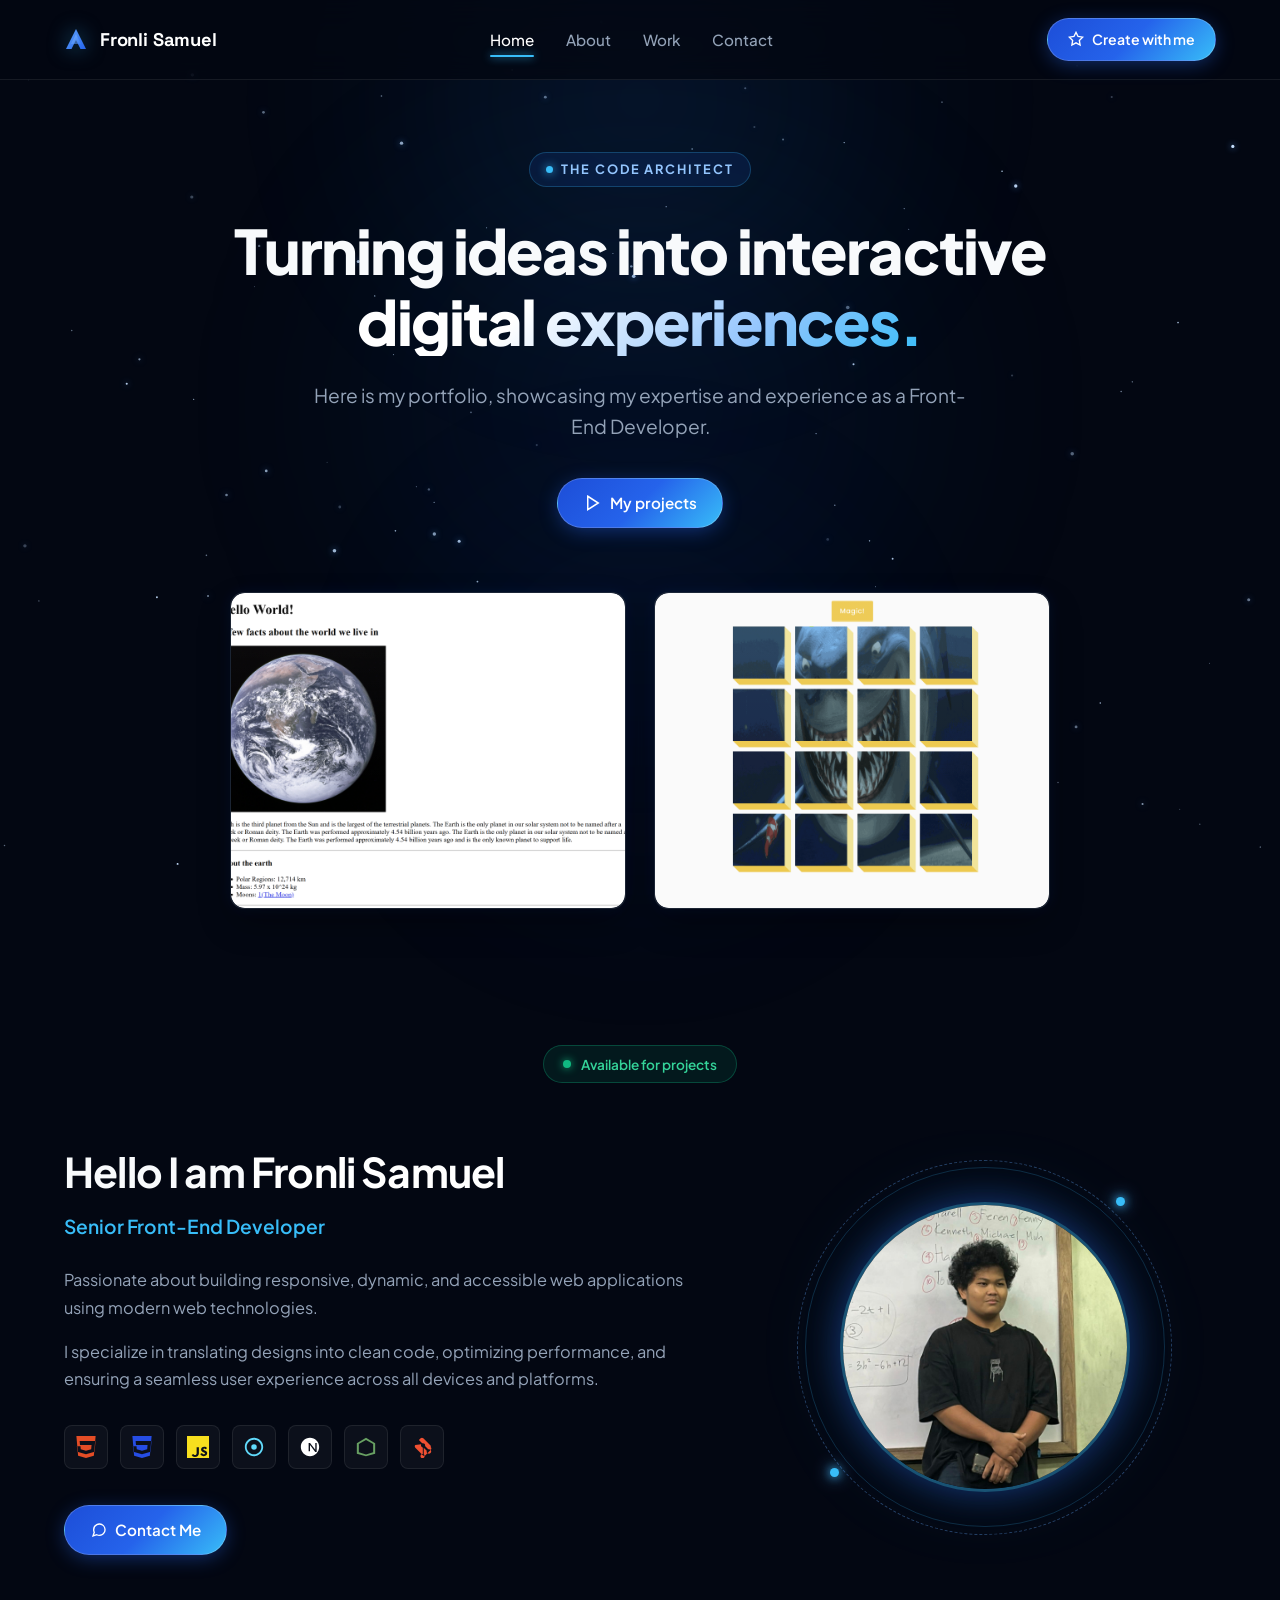
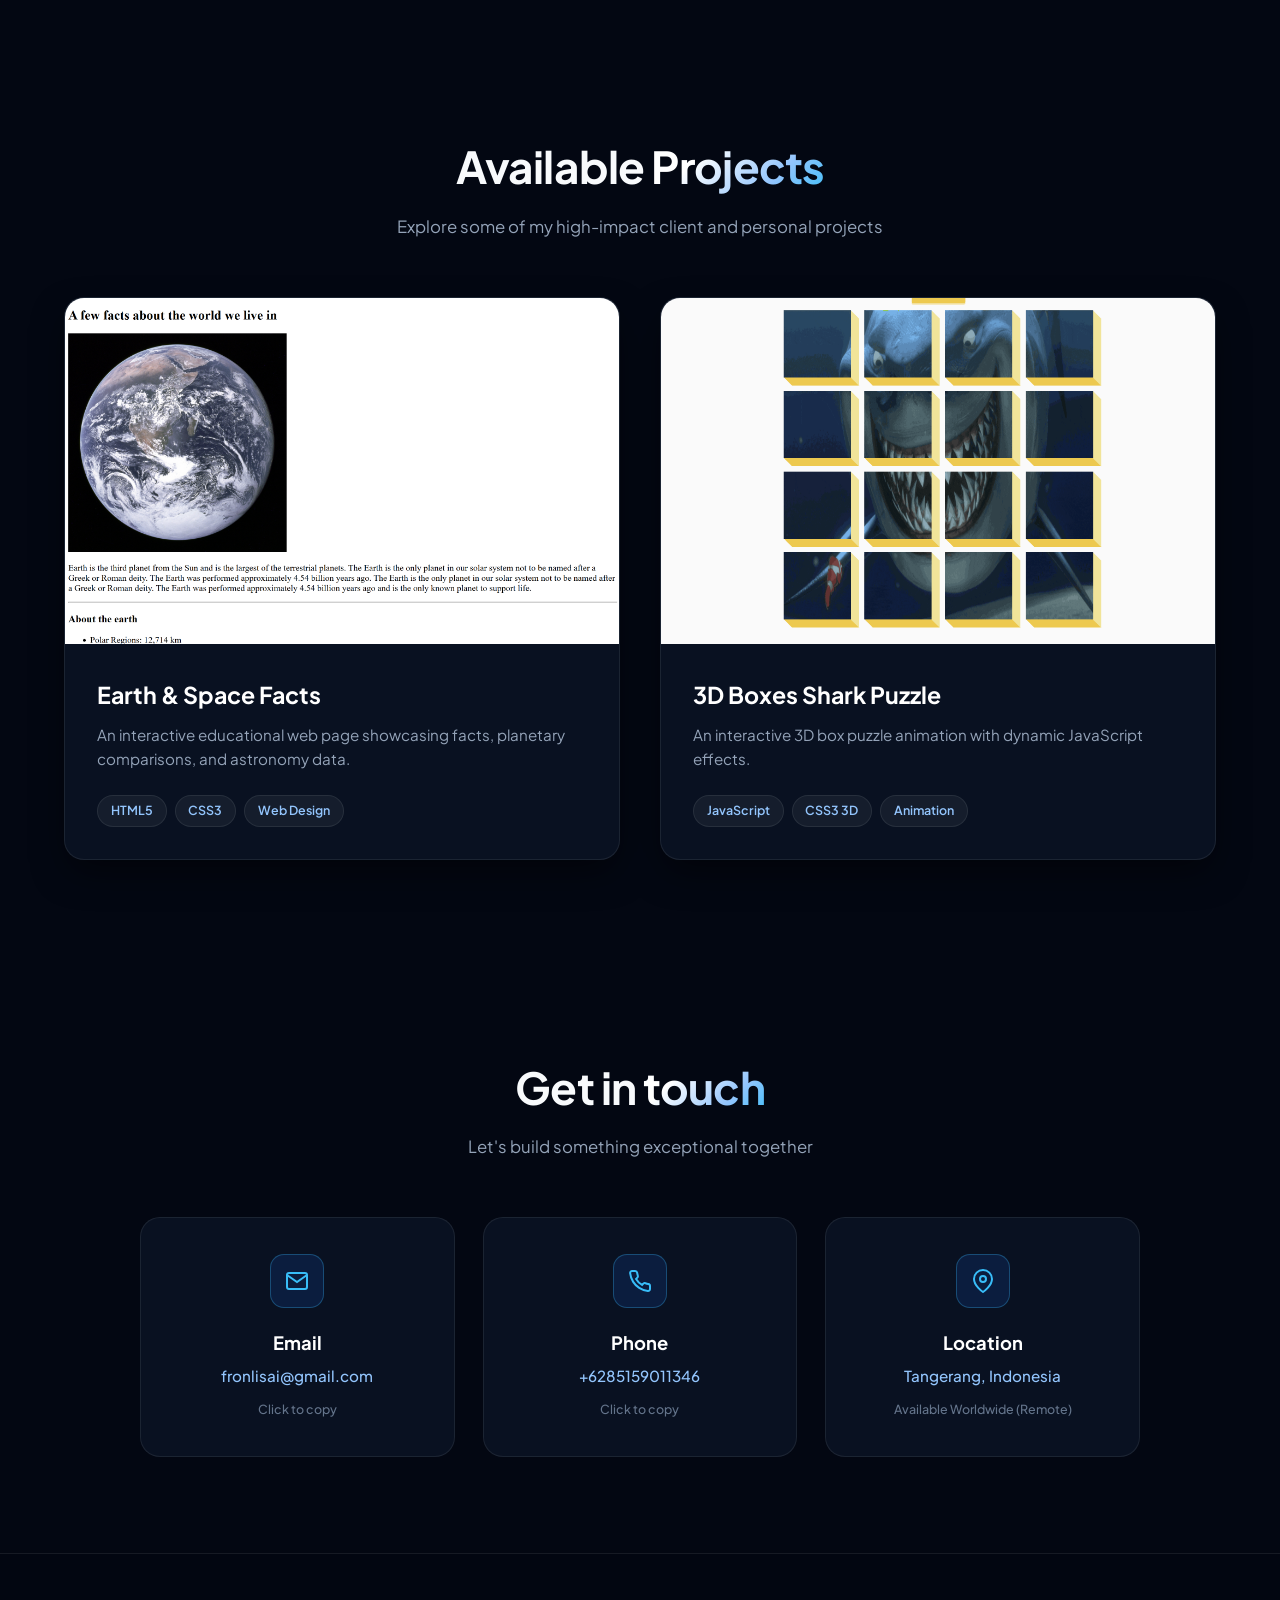
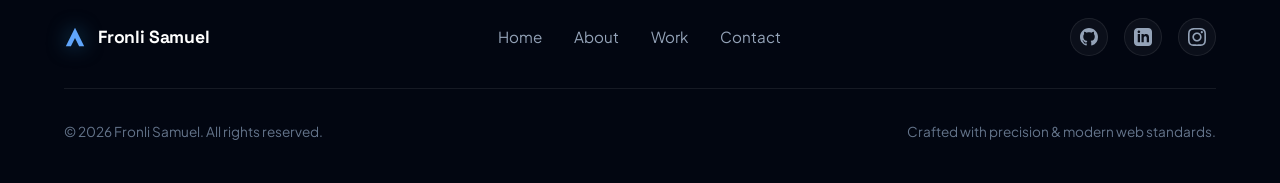
<file: index.html>
<!DOCTYPE html>
<html lang="en">
<head>
  <meta charset="UTF-8">
  <meta name="viewport" content="width=device-width, initial-scale=1.0">
  <title>Fronli Samuel | Senior Front-End Developer Portfolio</title>
  <meta name="description" content="Portfolio of Fronli Samuel, a Senior Front-End Developer crafting modern, high-performance, and interactive digital web experiences.">
  
  <link rel="preconnect" href="https://fonts.googleapis.com">
  <link rel="preconnect" href="https://fonts.gstatic.com" crossorigin>
  <link href="https://fonts.googleapis.com/css2?family=Plus+Jakarta+Sans:wght@300;400;500;600;700;800&family=Space+Grotesk:wght@500;700&display=swap" rel="stylesheet">
  
  <link rel="stylesheet" href="style.css">
</head>
<body>

  <canvas id="stars-canvas" class="stars-canvas"></canvas>
  <div class="ambient-glow glow-top"></div>
  <div class="ambient-glow glow-middle"></div>
  <div class="ambient-glow glow-bottom"></div>

  <header class="navbar-wrapper">
    <nav class="navbar" id="navbar">
      <a href="#home" class="nav-brand">
        <span class="brand-icon">
          <svg width="24" height="24" viewBox="0 0 24 24" fill="none" xmlns="http://www.w3.org/2000/svg">
            <path d="M12 2L2 22H7.5L12 13L16.5 22H22L12 2Z" fill="url(#brandGrad)" />
            <path d="M12 7L7 17H17L12 7Z" fill="url(#brandGrad2)" opacity="0.6"/>
            <defs>
              <linearGradient id="brandGrad" x1="2" y1="2" x2="22" y2="22" gradientUnits="userSpaceOnUse">
                <stop stop-color="#60A5FA"/>
                <stop offset="1" stop-color="#2563EB"/>
              </linearGradient>
              <linearGradient id="brandGrad2" x1="7" y1="7" x2="17" y2="17" gradientUnits="userSpaceOnUse">
                <stop stop-color="#93C5FD"/>
                <stop offset="1" stop-color="#3B82F6"/>
              </linearGradient>
            </defs>
          </svg>
        </span>
        <span class="brand-name">Fronli Samuel</span>
      </a>

      <ul class="nav-links">
        <li><a href="#home" class="nav-link active">Home</a></li>
        <li><a href="#about" class="nav-link">About</a></li>
        <li><a href="#works" class="nav-link">Work</a></li>
        <li><a href="#contact" class="nav-link">Contact</a></li>
      </ul>

      <div class="nav-cta-wrapper">
        <a href="#contact" class="btn btn-primary btn-pill nav-btn">
          <svg class="btn-icon" width="16" height="16" viewBox="0 0 24 24" fill="none" stroke="currentColor" stroke-width="2">
            <path d="M12 2L15.09 8.26L22 9.27L17 14.14L18.18 21.02L12 17.77L5.82 21.02L7 14.14L2 9.27L8.91 8.26L12 2Z"></path>
          </svg>
          <span>Create with me</span>
        </a>
      </div>

      <button class="mobile-menu-btn" id="mobile-toggle" aria-label="Toggle navigation menu">
        <span class="bar"></span>
        <span class="bar"></span>
        <span class="bar"></span>
      </button>
    </nav>

    <div class="mobile-drawer" id="mobile-drawer">
      <ul class="mobile-nav-links">
        <li><a href="#home" class="mobile-link">Home</a></li>
        <li><a href="#about" class="mobile-link">About</a></li>
        <li><a href="#works" class="mobile-link">Work</a></li>
        <li><a href="#contact" class="mobile-link">Contact</a></li>
      </ul>
      <div class="mobile-drawer-cta">
        <a href="#contact" class="btn btn-primary btn-pill full-width">
          <svg class="btn-icon" width="16" height="16" viewBox="0 0 24 24" fill="none" stroke="currentColor" stroke-width="2">
            <path d="M12 2L15.09 8.26L22 9.27L17 14.14L18.18 21.02L12 17.77L5.82 21.02L7 14.14L2 9.27L8.91 8.26L12 2Z"></path>
          </svg>
          <span>Create with me</span>
        </a>
      </div>
    </div>
  </header>

  <section class="hero-section" id="home">
    <div class="container hero-container">
      
      <div class="hero-badge">
        <span class="badge-dot"></span>
        <span class="badge-text">THE CODE ARCHITECT</span>
      </div>

      <h1 class="hero-title">
        Turning ideas into interactive <br>
        <span class="text-gradient">digital experiences.</span>
      </h1>

      <p class="hero-subtitle">
        Here is my portfolio, showcasing my expertise and experience as a Front-End Developer.
      </p>
      <div class="hero-actions">
        <a href="#works" class="btn btn-primary btn-pill">
          <svg class="btn-icon" width="18" height="18" viewBox="0 0 24 24" fill="none" stroke="currentColor" stroke-width="2">
            <polygon points="5 3 19 12 5 21 5 3"></polygon>
          </svg>
          <span>My projects</span>
        </a>
      </div>

      <div class="hero-cards-wrapper">
        <div class="hero-cards-grid">
          <div class="hero-card" data-tilt>
            <div class="card-inner">
              <img src="assets/project_1.png" alt="Earth Project Preview" loading="lazy">
              <div class="card-glass-glow"></div>
            </div>
          </div>
          <div class="hero-card" data-tilt>
            <div class="card-inner">
              <img src="assets/project_2.png" alt="Shark Puzzle Project Preview" loading="lazy">
              <div class="card-glass-glow"></div>
            </div>
          </div>
        </div>
      </div>

    </div>
  </section>

  <section class="about-section" id="about">
    <div class="container">
      
      <div class="section-center-badge">
        <div class="status-pill">
          <span class="status-indicator"></span>
          <span>Available for projects</span>
        </div>
      </div>

      <div class="about-grid">
        <div class="about-content">
          <h2 class="about-title">Hello I am <span class="text-white">Fronli Samuel</span></h2>
          <h3 class="about-role">Senior Front-End Developer</h3>

          <div class="about-description">
            <p>
              Passionate about building responsive, dynamic, and accessible web applications using modern web technologies.
            </p>
            <p>
              I specialize in translating designs into clean code, optimizing performance, and ensuring a seamless user experience across all devices and platforms.
            </p>
          </div>

          <div class="tech-stack-row">
            <div class="tech-badge" title="HTML5">
              <svg width="22" height="22" viewBox="0 0 24 24" fill="#E44D26">
                <path d="M1.5 0h21l-1.91 21.563L11.97 24l-8.58-2.437L1.5 0zm17.43 5.48H5.07l.38 4.29h12.63l-.42 4.7-5.69 1.58-5.69-1.58-.29-3.23H2.03l.53 6.02 9.41 2.61 9.41-2.61.99-11.78z"/>
              </svg>
            </div>
            <div class="tech-badge" title="CSS3">
              <svg width="22" height="22" viewBox="0 0 24 24" fill="#264DE4">
                <path d="M1.5 0h21l-1.91 21.563L11.97 24l-8.58-2.437L1.5 0zm17.43 5.48H5.07l.38 4.29h12.63l-.42 4.7-5.69 1.58-5.69-1.58-.29-3.23H2.03l.53 6.02 9.41 2.61 9.41-2.61.99-11.78z"/>
              </svg>
            </div>
            <div class="tech-badge" title="JavaScript">
              <svg width="22" height="22" viewBox="0 0 24 24" fill="#F7DF1E">
                <path d="M0 0h24v24H0V0zm22.034 18.276c-.175-1.017-.835-1.879-2.585-2.585l-.621-.252c-.777-.31-.971-.563-.971-.971 0-.447.33-.777.932-.777.621 0 .971.272 1.282.816l1.825-1.126c-.66-1.165-1.631-1.631-3.107-1.631-2.097 0-3.417 1.282-3.417 3.01 0 1.417.854 2.291 2.447 2.951l.621.252c.913.388 1.165.699 1.165 1.184 0 .524-.466.893-1.204.893-1.029 0-1.553-.524-2.02-1.398l-1.883 1.087c.757 1.553 1.961 2.272 3.903 2.272 2.291 0 3.65-1.282 3.65-3.37zm-9.049-5.903H10.5v6.524c0 1.379-.699 1.942-1.845 1.942-.874 0-1.456-.447-1.786-1.087l-1.806 1.107c.718 1.456 1.845 2.078 3.592 2.078 2.505 0 4.32-1.359 4.32-4.039V12.373z"/>
              </svg>
            </div>
            <div class="tech-badge" title="React">
              <svg width="22" height="22" viewBox="0 0 24 24" fill="#61DAFB">
                <path d="M12 9a3 3 0 100 6 3 3 0 000-6zm0-7C6.477 2 2 6.477 2 12s4.477 10 10 10 10-4.477 10-10S17.523 2 12 2zm0 18c-4.411 0-8-3.589-8-8s3.589-8 8-8 8 3.589 8 8-3.589 8-8 8z"/>
              </svg>
            </div>
            <div class="tech-badge" title="Next.js">
              <svg width="22" height="22" viewBox="0 0 24 24" fill="#ffffff">
                <path d="M11.99 2C6.472 2 2 6.473 2 11.99c0 5.518 4.472 9.99 9.99 9.99 5.519 0 9.99-4.472 9.99-9.99C21.98 6.473 17.509 2 11.99 2zm5.72 15.34l-5.69-7.39v6.55H10.5V7.52h1.56l5.7 7.42V7.52h1.52v9.82h-.57z"/>
              </svg>
            </div>
            <div class="tech-badge" title="Node.js">
              <svg width="22" height="22" viewBox="0 0 24 24" fill="#68A063">
                <path d="M12 2l10 5.8v11.6L12 22 2 19.4V7.8L12 2zm0 2.3L4.2 8.7v8.9L12 20.3l7.8-2.7V8.7L12 4.3z"/>
              </svg>
            </div>
            <div class="tech-badge" title="Git">
              <svg width="22" height="22" viewBox="0 0 24 24" fill="#F05032">
                <path d="M21.6 10.6l-8.2-8.2c-.8-.8-2.1-.8-2.9 0L8.6 4.3l3.6 3.6c.9-.3 1.9 0 2.5.6.7.7.9 1.7.6 2.5l3.5 3.5c.9-.3 1.9 0 2.5.6 1 .9 1 2.5 0 3.5s-2.5 1-3.5 0c-.7-.7-.9-1.8-.6-2.6l-3.3-3.3v7.3c.3.2.6.5.7.9.6 1.1.2 2.5-.9 3.1-1.1.6-2.5.2-3.1-.9-.6-1.1-.2-2.5.9-3.1.4-.2.9-.3 1.4-.2v-7.3c-.5-.1-1-.4-1.4-.9-.7-.7-.8-1.8-.4-2.7L4.7 9.8c-.8.8-.8 2.1 0 2.9l8.2 8.2c.8.8 2.1.8 2.9 0l5.8-5.8c.8-.8.8-2.1 0-2.9z"/>
              </svg>
            </div>
          </div>

          <div class="about-action">
            <a href="#contact" class="btn btn-primary btn-pill">
              <svg class="btn-icon" width="16" height="16" viewBox="0 0 24 24" fill="none" stroke="currentColor" stroke-width="2">
                <path d="M21 11.5a8.38 8.38 0 0 1-.9 3.8 8.5 8.5 0 0 1-7.6 4.7 8.38 8.38 0 0 1-3.8-.9L3 21l1.9-5.7a8.38 8.38 0 0 1-.9-3.8 8.5 8.5 0 0 1 4.7-7.6 8.38 8.38 0 0 1 3.8-.9h.5a8.48 8.48 0 0 1 8 8v.5z"></path>
              </svg>
              <span>Contact Me</span>
            </a>
          </div>
        </div>

        <div class="about-visual">
          <div class="avatar-orbit-container">
            <div class="orbit-glow-back"></div>
            <div class="orbit-ring orbit-ring-outer"></div>
            <div class="orbit-ring orbit-ring-dashed"></div>
            <div class="orbit-dot dot-1"></div>
            <div class="orbit-dot dot-2"></div>
            <div class="avatar-frame">
              <img src="assets/fronli calc photo.jpg" alt="Fronli Samuel Portrait" class="avatar-img" loading="lazy">
            </div>
          </div>
        </div>
      </div>

    </div>
  </section>

  <section class="works-section" id="works">
    <div class="container">
      
      <div class="section-header text-center">
        <h2 class="section-title">Available <span class="text-gradient">Projects</span></h2>
        <p class="section-subtitle">Explore some of my high-impact client and personal projects</p>
      </div>

      <div class="works-grid">
        
        <div class="work-card">
          <div class="work-image-container">
            <img src="assets/project_1.png" alt="Earth Information Platform" loading="lazy">
            <div class="work-overlay">
              <a href="earth/earth.html" target="_blank" class="btn btn-primary btn-pill btn-sm">
                <span>View Details</span>
                <svg width="14" height="14" viewBox="0 0 24 24" fill="none" stroke="currentColor" stroke-width="2">
                  <line x1="5" y1="12" x2="19" y2="12"></line>
                  <polyline points="12 5 19 12 12 19"></polyline>
                </svg>
              </a>
            </div>
          </div>
          <div class="work-content">
            <h3 class="work-title">Earth & Space Facts</h3>
            <p class="work-desc">
              An interactive educational web page showcasing facts, planetary comparisons, and astronomy data.
            </p>
            <div class="work-tags">
              <span class="tag">HTML5</span>
              <span class="tag">CSS3</span>
              <span class="tag">Web Design</span>
            </div>
          </div>
        </div>

        <div class="work-card">
          <div class="work-image-container">
            <img src="assets/project_2.png" alt="3D Boxes Shark Puzzle" loading="lazy">
            <div class="work-overlay">
              <a href="hiu/index.html" target="_blank" class="btn btn-primary btn-pill btn-sm">
                <span>View Details</span>
                <svg width="14" height="14" viewBox="0 0 24 24" fill="none" stroke="currentColor" stroke-width="2">
                  <line x1="5" y1="12" x2="19" y2="12"></line>
                  <polyline points="12 5 19 12 12 19"></polyline>
                </svg>
              </a>
            </div>
          </div>
          <div class="work-content">
            <h3 class="work-title">3D Boxes Shark Puzzle</h3>
            <p class="work-desc">
              An interactive 3D box puzzle animation with dynamic JavaScript effects.
            </p>
            <div class="work-tags">
              <span class="tag">JavaScript</span>
              <span class="tag">CSS3 3D</span>
              <span class="tag">Animation</span>
            </div>
          </div>
        </div>

      </div>

    </div>
  </section>

  <section class="contact-section" id="contact">
    <div class="container">
      
      <div class="section-header text-center">
        <h2 class="section-title">Get in <span class="text-gradient">touch</span></h2>
        <p class="section-subtitle">Let's build something exceptional together</p>
      </div>

      <div class="contact-grid">
        
        <div class="contact-card" data-copy="alex.vance@example.com">
          <div class="contact-icon-frame">
            <svg width="24" height="24" viewBox="0 0 24 24" fill="none" stroke="currentColor" stroke-width="2">
              <rect x="2" y="4" width="20" height="16" rx="2"></rect>
              <path d="M22 6L12 13L2 6"></path>
            </svg>
          </div>
          <h4 class="contact-label">Email</h4>
          <p class="contact-value">fronlisai@gmail.com</p>
          <span class="contact-hint">Click to copy</span>
        </div>

        <div class="contact-card" data-copy="+62865159011346">
          <div class="contact-icon-frame">
            <svg width="24" height="24" viewBox="0 0 24 24" fill="none" stroke="currentColor" stroke-width="2">
              <path d="M22 16.92v3a2 2 0 0 1-2.18 2 19.79 19.79 0 0 1-8.63-3.07 19.5 19.5 0 0 1-6-6 19.79 19.79 0 0 1-3.07-8.67A2 2 0 0 1 4.11 2h3a2 2 0 0 1 2 1.72 12.84 12.84 0 0 0 .7 2.81 2 2 0 0 1-.45 2.11L8.09 9.91a16 16 0 0 0 6 6l1.27-1.27a2 2 0 0 1 2.11-.45 12.84 12.84 0 0 0 2.81.7A2 2 0 0 1 22 16.92z"></path>
            </svg>
          </div>
          <h4 class="contact-label">Phone</h4>
          <p class="contact-value">+6285159011346</p>
          <span class="contact-hint">Click to copy</span>
        </div>

        <div class="contact-card">
          <div class="contact-icon-frame">
            <svg width="24" height="24" viewBox="0 0 24 24" fill="none" stroke="currentColor" stroke-width="2">
              <path d="M21 10c0 7-9 13-9 13s-9-6-9-13a9 9 0 0 1 18 0z"></path>
              <circle cx="12" cy="10" r="3"></circle>
            </svg>
          </div>
          <h4 class="contact-label">Location</h4>
          <p class="contact-value">Tangerang, Indonesia</p>
          <span class="contact-hint">Available Worldwide (Remote)</span>
        </div>

      </div>

    </div>
  </section>

  <footer class="footer">
    <div class="container footer-container">
      
      <div class="footer-row">
        <a href="#home" class="nav-brand footer-brand">
          <span class="brand-icon">
            <svg width="22" height="22" viewBox="0 0 24 24" fill="none">
              <path d="M12 2L2 22H7.5L12 13L16.5 22H22L12 2Z" fill="#60A5FA" />
            </svg>
          </span>
          <span class="brand-name">Fronli Samuel</span>
        </a>

        <ul class="footer-links">
          <li><a href="#home">Home</a></li>
          <li><a href="#about">About</a></li>
          <li><a href="#works">Work</a></li>
          <li><a href="#contact">Contact</a></li>
        </ul>

        <div class="footer-socials">
          <a href="https://github.com/Fronli" target="_blank" rel="noopener noreferrer" class="social-icon" aria-label="GitHub">
            <svg width="18" height="18" viewBox="0 0 24 24" fill="currentColor">
              <path d="M12 0C5.37 0 0 5.37 0 12c0 5.31 3.435 9.795 8.205 11.385.6.105.825-.255.825-.57 0-.285-.015-1.23-.015-2.235-3.015.555-3.795-.735-4.035-1.41-.135-.345-.72-1.41-1.23-1.695-.42-.225-1.02-.78-.015-.795.945-.015 1.62.87 1.845 1.23 1.08 1.815 2.805 1.305 3.495.99.105-.78.42-1.305.765-1.605-2.67-.3-5.46-1.335-5.46-5.925 0-1.305.465-2.385 1.23-3.225-.12-.3-.54-1.53.12-3.18 0 0 1.005-.315 3.3 1.23.96-.27 1.98-.405 3-.405s2.04.135 3 .405c2.295-1.56 3.3-1.23 3.3-1.23.66 1.65.24 2.88.12 3.18.765.84 1.23 1.905 1.23 3.225 0 4.605-2.805 5.625-5.475 5.925.435.375.81 1.095.81 2.22 0 1.605-.015 2.895-.015 3.3 0 .315.225.69.825.57A12.02 12.02 0 0024 12c0-6.63-5.37-12-12-12z"/>
            </svg>
          </a>
          <a href="https://www.linkedin.com/in/fronli-imanuel-a98012332" target="_blank" rel="noopener noreferrer" class="social-icon" aria-label="LinkedIn">
            <svg width="18" height="18" viewBox="0 0 24 24" fill="currentColor">
              <path d="M19 0h-14c-2.761 0-5 2.239-5 5v14c0 2.761 2.239 5 5 5h14c2.762 0 5-2.239 5-5v-14c0-2.761-2.238-5-5-5zm-11 19h-3v-11h3v11zm-1.5-12.268c-.966 0-1.75-.79-1.75-1.764s.784-1.764 1.75-1.764 1.75.79 1.75 1.764-.783 1.764-1.75 1.764zm13.5 12.268h-3v-5.604c0-3.368-4-3.113-4 0v5.604h-3v-11h3v1.765c1.396-2.586 7-2.777 7 2.476v6.759z"/>
            </svg>
          </a>
          <a href="https://www.instagram.com/fronli_/" target="_blank" rel="noopener noreferrer" class="social-icon" aria-label="Instagram">
            <svg width="18" height="18" viewBox="0 0 24 24" fill="currentColor">
              <path d="M12 2.163c3.204 0 3.584.012 4.85.07 3.252.148 4.771 1.691 4.919 4.919.058 1.265.069 1.645.069 4.849 0 3.205-.012 3.584-.069 4.849-.149 3.225-1.664 4.771-4.919 4.919-1.266.058-1.644.07-4.85.07-3.204 0-3.584-.012-4.849-.07-3.26-.149-4.771-1.699-4.919-4.92-.058-1.265-.07-1.644-.07-4.849 0-3.204.013-3.583.07-4.849.149-3.227 1.664-4.771 4.919-4.919 1.266-.057 1.645-.069 4.849-.069zm0-2.163c-3.259 0-3.667.014-4.947.072-4.358.2-6.78 2.618-6.98 6.98-.059 1.281-.073 1.689-.073 4.948 0 3.259.014 3.668.072 4.948.2 4.358 2.618 6.78 6.98 6.98 1.281.058 1.689.072 4.948.072 3.259 0 3.668-.014 4.948-.072 4.354-.2 6.782-2.618 6.979-6.98.059-1.28.073-1.689.073-4.948 0-3.259-.014-3.667-.072-4.947-.196-4.354-2.617-6.78-6.979-6.98-1.281-.059-1.69-.073-4.949-.073zm0 5.838c-3.403 0-6.162 2.759-6.162 6.162s2.759 6.163 6.162 6.163 6.162-2.759 6.162-6.163c0-3.403-2.759-6.162-6.162-6.162zm0 10.162c-2.209 0-4-1.79-4-4 0-2.209 1.791-4 4-4s4 1.791 4 4c0 2.21-1.791 4-4 4zm6.406-11.845c-.796 0-1.441.645-1.441 1.44s.645 1.44 1.441 1.44c.795 0 1.439-.645 1.439-1.44s-.644-1.44-1.439-1.44z"/>
            </svg>
          </a>
        </div>
      </div>

      <div class="footer-divider"></div>

      <div class="footer-bottom">
        <p class="copyright">© 2026 Fronli Samuel. All rights reserved.</p>
        <p class="credit">Crafted with precision & modern web standards.</p>
      </div>

    </div>
  </footer>

  <div class="toast-notification" id="toast">
    <svg width="16" height="16" viewBox="0 0 24 24" fill="none" stroke="currentColor" stroke-width="2">
      <path d="M20 6L9 17L4 12"></path>
    </svg>
    <span id="toast-text">Copied to clipboard!</span>
  </div>

  <script src="main.js"></script>
</body>
</html>
</file>
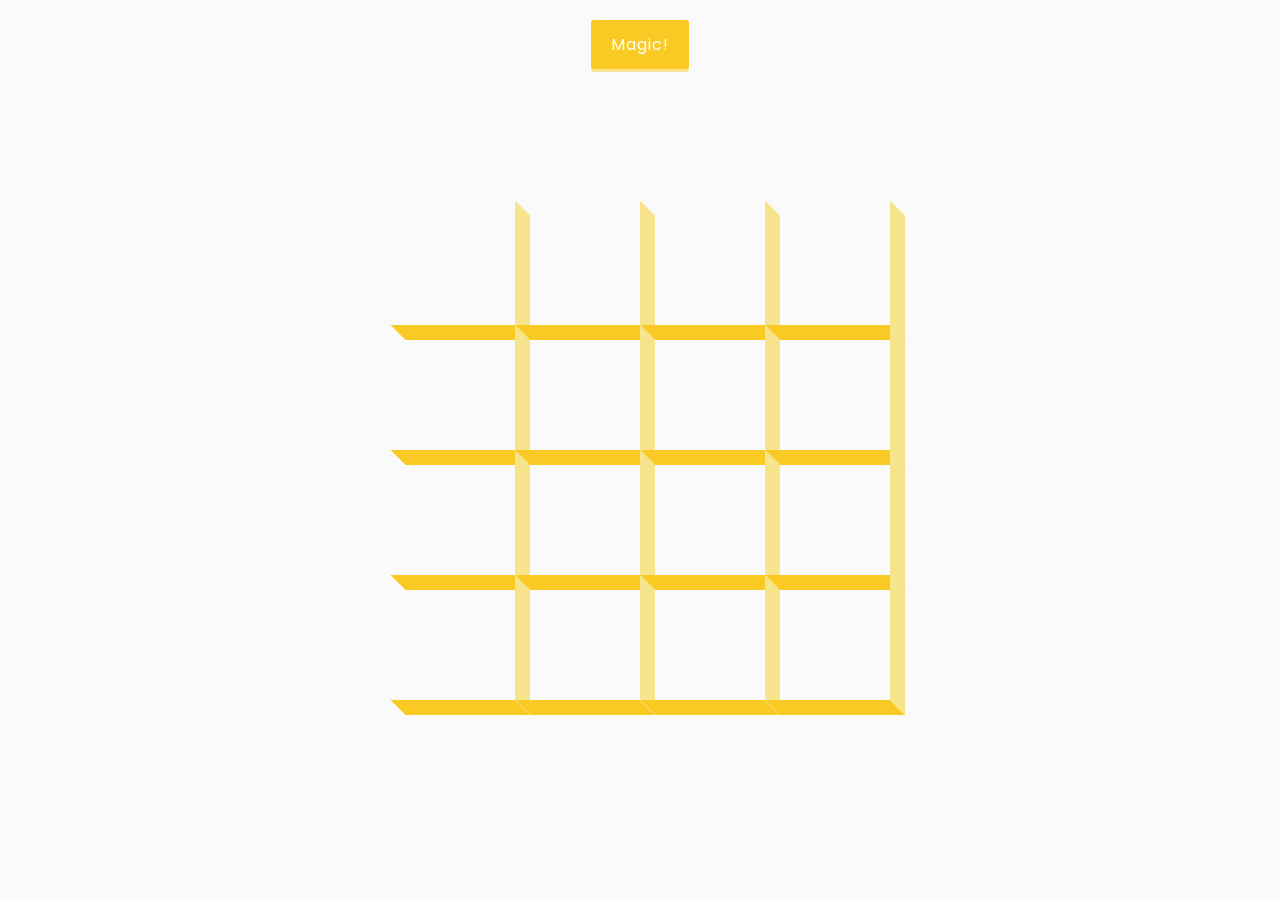
<file: hiu/index.html>
<!DOCTYPE html>
<html lang="en">
  <head>
    <meta charset="UTF-8" />
    <meta name="viewport" content="width=device-width, initial-scale=1.0" />
    <link
      rel="stylesheet"
      href="https://cdnjs.cloudflare.com/ajax/libs/font-awesome/5.14.0/css/all.min.css"
      integrity="sha512-1PKOgIY59xJ8Co8+NE6FZ+LOAZKjy+KY8iq0G4B3CyeY6wYHN3yt9PW0XpSriVlkMXe40PTKnXrLnZ9+fkDaog=="
      crossorigin="anonymous"
    />
    <link rel="stylesheet" href="style.css" />
    <title>3D Boxes Background</title>
  </head>
  <body>
    <button id="btn" class="magic">Magic!</button>
    <div id="boxes" class="boxes"></div>
    <script src="script.js"></script>
  </body>
</html>
</file>
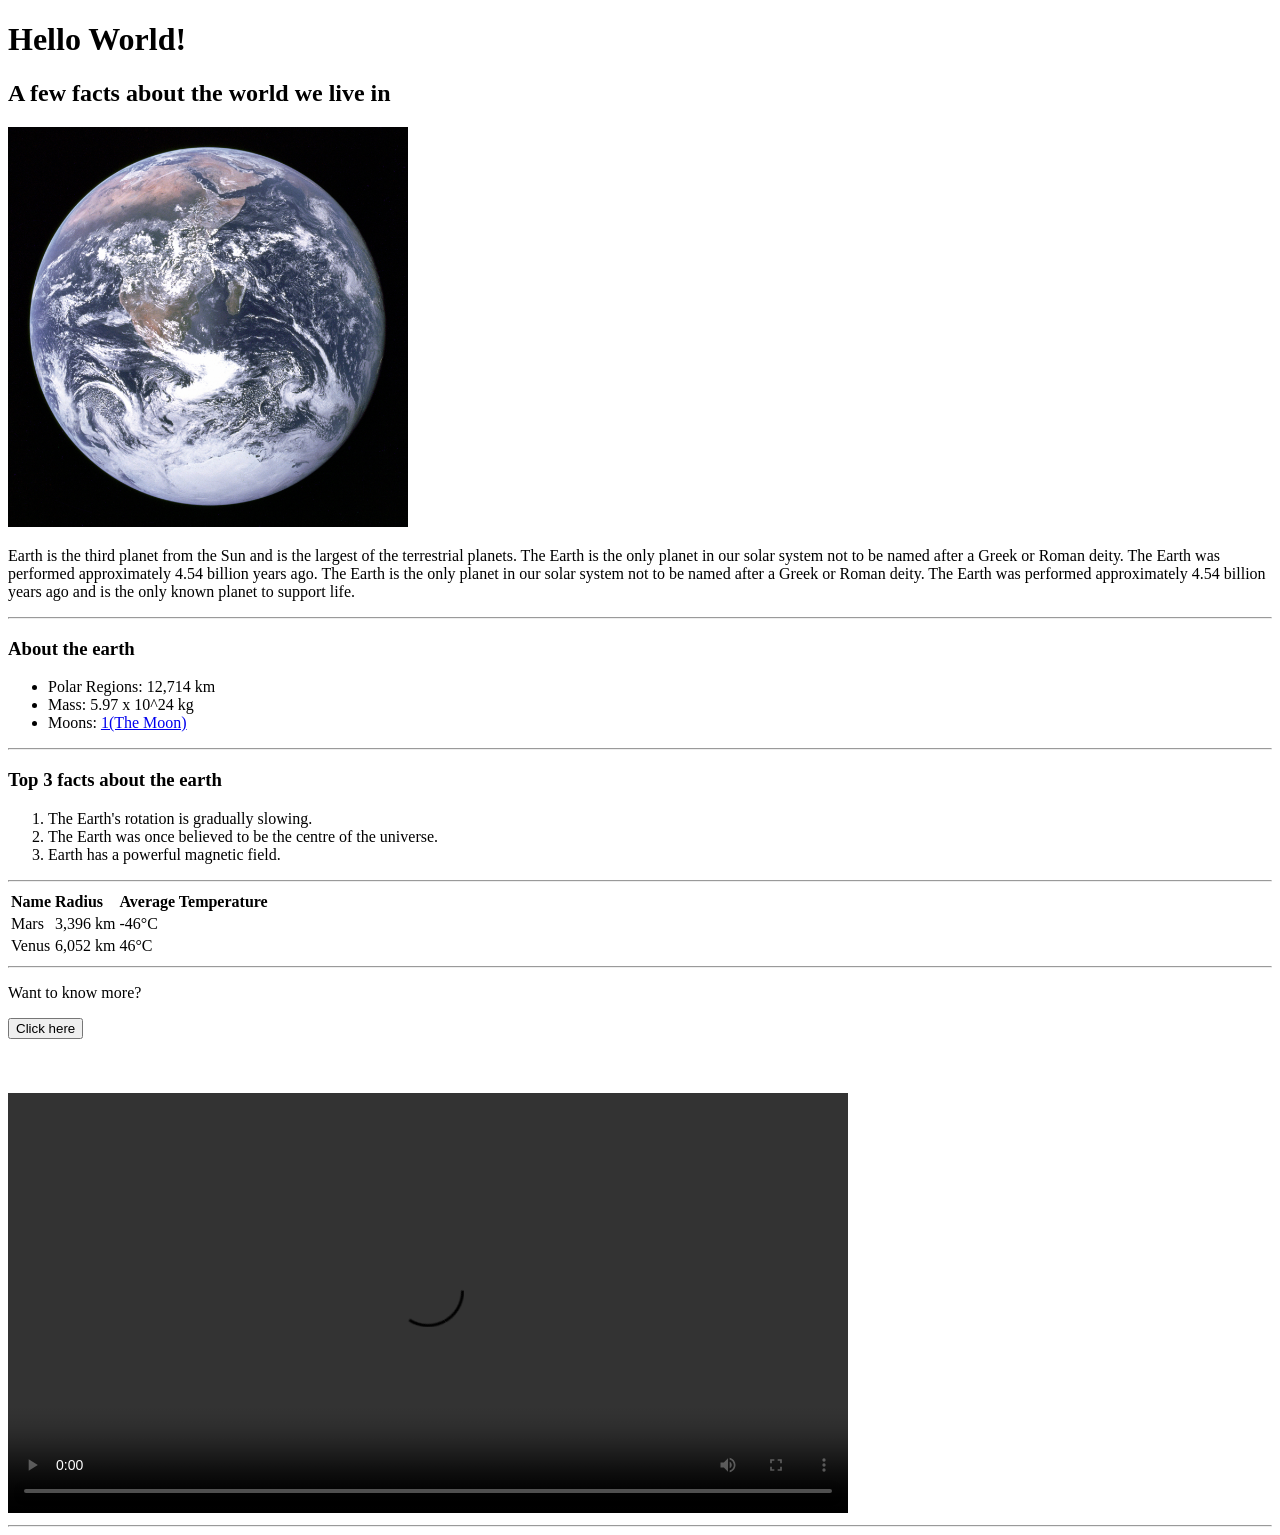
<file: earth/earth.html>
<!DOCTYPE html>
<html lang="en">
<head>
    <meta charset="UTF-8">
    <meta name="viewport" content="width=device-width, initial-scale=1.0">
    <title>Earth</title>
</head>
<body>
    <h1>Hello World!</h1>
    <h2>A few facts about the world we live in</h2>


    <img src="earth.jpeg" alt="gambar bumi" width="400px" height="400px">

    <p>Earth is the third planet from the Sun and is the largest of the terrestrial planets. The Earth is the only planet in our solar system not to be named after a Greek or Roman deity. The Earth was performed approximately 4.54 billion years ago. The Earth is the only planet in our solar system not to be named after a Greek or Roman deity. The Earth was performed approximately 4.54 billion years ago and is the only known planet to support life.</p>
    <hr>
    <h3 style="font-weight: bold;">About the earth</h3>

    <ul>
        <li>Polar Regions: 12,714 km</li>
        <li>Mass: 5.97 x 10^24 kg</li>
        <li>Moons: 
            <a href="https://space-facts.com/the-moon/" target="_blank">1(The Moon)</a>
        </li>
    </ul>
    
    <hr>

    <h3 style="font-weight: bold;">Top 3 facts about the earth</h3>
    <ol>
        <li>
            The Earth's rotation is gradually slowing.
        </li>
        <li>
            The Earth was once believed to be the centre of the universe.
        </li>
        <li>
            Earth has a powerful magnetic field.
        </li>
    </ol>

    <hr>

      
    <table>
        <tr>
            <td style="font-weight: bold;">Name</td>
            <td style="font-weight: bold;">Radius</td>
            <td style="font-weight: bold;">Average Temperature</td>
        </tr>
        <tr>
            <td>Mars</td>
            <td>3,396 km</td>
            <td>-46°C</td>
        </tr>
        <tr>
            <td>Venus</td>
            <td>6,052 km</td>
            <td>46°C</td>
        </tr>
    </table>

    <hr>

    <p>Want to know more?</p>

    <button type="button" target="_blank" onclick="window.location.href = 'https://space-facts.com/earth';">Click here</button>
    <br><br><br><br>
    <video src="earth.mp4" width="840px" controls></video>
    <hr>

</body>
</html>
</file>
<file: style.css>
:root {
  --bg-dark: #030712;
  --bg-card: rgba(13, 23, 42, 0.65);
  --bg-card-hover: rgba(20, 35, 65, 0.75);
  --bg-glass-input: rgba(255, 255, 255, 0.04);
  
  --border-subtle: rgba(255, 255, 255, 0.08);
  --border-medium: rgba(255, 255, 255, 0.16);
  --border-focus: #3b82f6;
  
  --primary-blue: #2563eb;
  --primary-gradient: linear-gradient(135deg, #1d4ed8 0%, #2563eb 50%, #38bdf8 100%);
  --cyan-accent: #38bdf8;
  --cyan-glow: rgba(56, 189, 248, 0.35);
  --blue-glow: rgba(37, 99, 235, 0.45);
  
  --text-main: #f8fafc;
  --text-muted: #94a3b8;
  --text-dim: #64748b;
  
  --font-sans: 'Plus Jakarta Sans', -apple-system, BlinkMacSystemFont, 'Segoe UI', Roboto, sans-serif;
  --font-display: 'Space Grotesk', var(--font-sans);
  
  --radius-sm: 8px;
  --radius-md: 14px;
  --radius-lg: 20px;
  --radius-pill: 9999px;
  
  --transition-fast: 0.2s ease;
  --transition-normal: 0.3s cubic-bezier(0.16, 1, 0.3, 1);
  --transition-slow: 0.6s cubic-bezier(0.16, 1, 0.3, 1);
}

/* --- Global Reset & Base Styles --- */
*, *::before, *::after {
  box-sizing: border-box;
  margin: 0;
  padding: 0;
}

html {
  scroll-behavior: smooth;
  font-size: 16px;
  color-scheme: dark;
}

body {
  font-family: var(--font-sans);
  background-color: var(--bg-dark);
  color: var(--text-main);
  min-height: 100vh;
  overflow-x: hidden;
  line-height: 1.6;
  position: relative;
  -webkit-font-smoothing: antialiased;
  -moz-osx-font-smoothing: grayscale;
}

img {
  max-width: 100%;
  height: auto;
  display: block;
}

a {
  color: inherit;
  text-decoration: none;
  transition: var(--transition-fast);
}

button {
  font-family: inherit;
  cursor: pointer;
  border: none;
  outline: none;
  background: none;
}

.container {
  width: 100%;
  max-width: 1200px;
  margin: 0 auto;
  padding: 0 1.5rem;
}

/* --- Dynamic Background Canvas & Ambient Lights --- */
.stars-canvas {
  position: fixed;
  top: 0;
  left: 0;
  width: 100vw;
  height: 100vh;
  z-index: -2;
  pointer-events: none;
}

.ambient-glow {
  position: fixed;
  border-radius: 50%;
  filter: blur(120px);
  pointer-events: none;
  z-index: -1;
  opacity: 0.45;
}

.glow-top {
  width: 600px;
  height: 400px;
  top: -100px;
  left: 50%;
  transform: translateX(-50%);
  background: radial-gradient(circle, rgba(37, 99, 235, 0.4) 0%, rgba(56, 189, 248, 0.15) 50%, transparent 80%);
}

.glow-middle {
  width: 700px;
  height: 500px;
  top: 45%;
  left: 50%;
  transform: translate(-50%, -50%);
  background: radial-gradient(circle, rgba(30, 64, 175, 0.35) 0%, rgba(14, 165, 233, 0.1) 60%, transparent 80%);
}

.glow-bottom {
  width: 600px;
  height: 400px;
  bottom: 0;
  left: 50%;
  transform: translateX(-50%);
  background: radial-gradient(circle, rgba(37, 99, 235, 0.25) 0%, transparent 70%);
}

/* --- Common UI Utilities --- */
.text-gradient {
  background: linear-gradient(135deg, #ffffff 30%, #93c5fd 70%, #38bdf8 100%);
  -webkit-background-clip: text;
  -webkit-text-fill-color: transparent;
  display: inline-block;
}

.text-white {
  color: #ffffff;
}

.text-center {
  text-align: center;
}

/* Buttons */
.btn {
  display: inline-flex;
  align-items: center;
  justify-content: center;
  gap: 0.5rem;
  padding: 0.75rem 1.6rem;
  font-size: 0.95rem;
  font-weight: 600;
  border-radius: var(--radius-sm);
  transition: all var(--transition-normal);
  cursor: pointer;
  white-space: nowrap;
}

.btn-pill {
  border-radius: var(--radius-pill);
}

.btn-sm {
  padding: 0.5rem 1.1rem;
  font-size: 0.85rem;
}

.btn-primary {
  background: var(--primary-gradient);
  color: #ffffff;
  box-shadow: 0 4px 20px -2px var(--blue-glow);
  border: 1px solid rgba(255, 255, 255, 0.2);
}

.btn-primary:hover {
  transform: translateY(-2px);
  box-shadow: 0 8px 25px 0 var(--blue-glow);
  filter: brightness(1.08);
}

.btn-primary:active {
  transform: translateY(0);
}

.btn-glass {
  background: rgba(255, 255, 255, 0.05);
  color: #e2e8f0;
  border: 1px solid var(--border-medium);
  backdrop-filter: blur(8px);
}

.btn-glass:hover {
  background: rgba(255, 255, 255, 0.1);
  border-color: rgba(255, 255, 255, 0.3);
  color: #ffffff;
  transform: translateY(-2px);
}

/* Section Header Structure */
.section-header {
  margin-bottom: 3.5rem;
}

.section-title {
  font-size: clamp(2rem, 3.5vw, 2.75rem);
  font-weight: 700;
  letter-spacing: -0.02em;
  margin-bottom: 0.75rem;
}

.section-subtitle {
  color: var(--text-muted);
  font-size: 1.05rem;
  max-width: 600px;
  margin: 0 auto;
}

/* ==========================================================================
   NAVBAR
   ========================================================================== */
.navbar-wrapper {
  position: sticky;
  top: 0;
  left: 0;
  width: 100%;
  z-index: 100;
  background: rgba(3, 7, 18, 0.75);
  backdrop-filter: blur(16px);
  -webkit-backdrop-filter: blur(16px);
  border-bottom: 1px solid var(--border-subtle);
  transition: all var(--transition-normal);
}

.navbar-wrapper.scrolled {
  background: rgba(3, 7, 18, 0.9);
  border-bottom-color: rgba(255, 255, 255, 0.1);
  box-shadow: 0 10px 30px rgba(0, 0, 0, 0.3);
}

.navbar {
  max-width: 1200px;
  margin: 0 auto;
  padding: 1.1rem 1.5rem;
  display: flex;
  align-items: center;
  justify-content: space-between;
}

.nav-brand {
  display: flex;
  align-items: center;
  gap: 0.75rem;
  font-weight: 700;
  font-size: 1.15rem;
  color: #ffffff;
  letter-spacing: -0.01em;
}

.brand-icon {
  display: flex;
  align-items: center;
  justify-content: center;
  filter: drop-shadow(0 0 10px rgba(56, 189, 248, 0.5));
}

.brand-name {
  font-family: var(--font-display);
}

.nav-links {
  display: flex;
  align-items: center;
  list-style: none;
  gap: 2rem;
}

.nav-link {
  font-size: 0.95rem;
  font-weight: 500;
  color: var(--text-muted);
  position: relative;
  padding: 0.25rem 0;
}

.nav-link:hover,
.nav-link.active {
  color: #ffffff;
}

.nav-link.active::after {
  content: '';
  position: absolute;
  bottom: -4px;
  left: 0;
  width: 100%;
  height: 2px;
  background: var(--cyan-accent);
  border-radius: 2px;
  box-shadow: 0 0 8px var(--cyan-accent);
}

.nav-cta-wrapper .nav-btn {
  padding: 0.6rem 1.25rem;
  font-size: 0.88rem;
}

/* Mobile Toggle */
.mobile-menu-btn {
  display: none;
  flex-direction: column;
  gap: 5px;
  padding: 0.5rem;
}

.mobile-menu-btn .bar {
  width: 24px;
  height: 2px;
  background-color: var(--text-main);
  border-radius: 2px;
  transition: all var(--transition-normal);
}

.mobile-menu-btn.active .bar:nth-child(1) {
  transform: translateY(7px) rotate(45deg);
}
.mobile-menu-btn.active .bar:nth-child(2) {
  opacity: 0;
}
.mobile-menu-btn.active .bar:nth-child(3) {
  transform: translateY(-7px) rotate(-45deg);
}

/* Mobile Drawer */
.mobile-drawer {
  display: none;
  background: rgba(6, 11, 26, 0.98);
  border-bottom: 1px solid var(--border-subtle);
  padding: 1.5rem;
  backdrop-filter: blur(20px);
}

.mobile-drawer.open {
  display: block;
  animation: slideDown 0.3s ease;
}

@keyframes slideDown {
  from { opacity: 0; transform: translateY(-10px); }
  to { opacity: 1; transform: translateY(0); }
}

.mobile-nav-links {
  list-style: none;
  display: flex;
  flex-direction: column;
  gap: 1.25rem;
  margin-bottom: 1.5rem;
}

.mobile-link {
  font-size: 1.1rem;
  font-weight: 500;
  color: var(--text-muted);
  display: block;
}

.mobile-link:hover {
  color: #ffffff;
}

.full-width {
  width: 100%;
}

/* ==========================================================================
   HERO SECTION
   ========================================================================== */
.hero-section {
  padding: 4.5rem 0 3.5rem;
  text-align: center;
  position: relative;
}

.hero-container {
  display: flex;
  flex-direction: column;
  align-items: center;
}

.hero-badge {
  display: inline-flex;
  align-items: center;
  gap: 0.5rem;
  padding: 0.4rem 1rem;
  border-radius: var(--radius-pill);
  background: rgba(37, 99, 235, 0.12);
  border: 1px solid rgba(56, 189, 248, 0.25);
  margin-bottom: 1.75rem;
}

.badge-dot {
  width: 7px;
  height: 7px;
  border-radius: 50%;
  background-color: var(--cyan-accent);
  box-shadow: 0 0 10px var(--cyan-accent);
  animation: pulseDot 2s infinite ease-in-out;
}

@keyframes pulseDot {
  0%, 100% { transform: scale(1); opacity: 1; }
  50% { transform: scale(1.3); opacity: 0.7; }
}

.badge-text {
  font-size: 0.8rem;
  font-weight: 700;
  letter-spacing: 0.15em;
  color: #93c5fd;
  text-transform: uppercase;
}

.hero-title {
  font-size: clamp(2.4rem, 4.8vw, 4.2rem);
  font-weight: 800;
  line-height: 1.15;
  letter-spacing: -0.03em;
  max-width: 900px;
  margin-bottom: 1.5rem;
}

.hero-subtitle {
  font-size: clamp(1rem, 1.8vw, 1.2rem);
  color: var(--text-muted);
  max-width: 660px;
  margin-bottom: 2.25rem;
  line-height: 1.6;
}

.hero-actions {
  display: flex;
  align-items: center;
  justify-content: center;
  gap: 1.25rem;
  margin-bottom: 4rem;
  flex-wrap: wrap;
}

/* 2-Card Hero Gallery */
.hero-cards-wrapper {
  width: 100%;
  max-width: 820px;
  margin: 0 auto;
  perspective: 1000px;
}

.hero-cards-grid {
  display: grid;
  grid-template-columns: repeat(2, 1fr);
  gap: 1.75rem;
  width: 100%;
}

.hero-card {
  position: relative;
  border-radius: var(--radius-md);
  overflow: hidden;
  background: var(--bg-card);
  border: 1px solid var(--border-subtle);
  box-shadow: 0 15px 35px -5px rgba(0, 0, 0, 0.4), 0 0 15px rgba(37, 99, 235, 0.1);
  transition: all var(--transition-normal);
}

.hero-card:hover {
  transform: translateY(-8px) scale(1.02);
  border-color: rgba(56, 189, 248, 0.4);
  box-shadow: 0 20px 40px -5px rgba(0, 0, 0, 0.6), 0 0 25px rgba(56, 189, 248, 0.25);
}

.hero-card .card-inner {
  position: relative;
  width: 100%;
  aspect-ratio: 4 / 3.2;
  overflow: hidden;
  border-radius: var(--radius-md);
}

.hero-card img {
  width: 100%;
  height: 100%;
  object-fit: cover;
  transition: transform var(--transition-slow);
}

.hero-card:hover img {
  transform: scale(1.05);
}

.card-glass-glow {
  position: absolute;
  inset: 0;
  background: linear-gradient(180deg, rgba(255, 255, 255, 0.05) 0%, transparent 60%);
  pointer-events: none;
}

/* ==========================================================================
   ABOUT SECTION
   ========================================================================== */
.about-section {
  padding: 5rem 0;
  position: relative;
}

.section-center-badge {
  display: flex;
  justify-content: center;
  margin-bottom: 3.5rem;
}

.status-pill {
  display: inline-flex;
  align-items: center;
  gap: 0.6rem;
  padding: 0.45rem 1.2rem;
  background: rgba(16, 185, 129, 0.1);
  border: 1px solid rgba(16, 185, 129, 0.3);
  border-radius: var(--radius-pill);
  font-size: 0.85rem;
  font-weight: 600;
  color: #34d399;
}

.status-indicator {
  width: 8px;
  height: 8px;
  border-radius: 50%;
  background-color: #10b981;
  box-shadow: 0 0 8px #10b981;
}

.about-grid {
  display: grid;
  grid-template-columns: 1.15fr 0.85fr;
  gap: 4rem;
  align-items: center;
}

.about-content {
  display: flex;
  flex-direction: column;
}

.about-title {
  font-size: clamp(2rem, 3.2vw, 2.6rem);
  font-weight: 700;
  margin-bottom: 0.4rem;
  letter-spacing: -0.02em;
}

.about-role {
  font-size: 1.2rem;
  font-weight: 600;
  color: var(--cyan-accent);
  margin-bottom: 1.5rem;
}

.about-description {
  color: var(--text-muted);
  font-size: 1.02rem;
  line-height: 1.7;
  display: flex;
  flex-direction: column;
  gap: 1rem;
  margin-bottom: 2rem;
}

.tech-stack-row {
  display: flex;
  align-items: center;
  flex-wrap: wrap;
  gap: 0.75rem;
  margin-bottom: 2.25rem;
}

.tech-badge {
  width: 44px;
  height: 44px;
  display: flex;
  align-items: center;
  justify-content: center;
  border-radius: var(--radius-sm);
  background: rgba(255, 255, 255, 0.04);
  border: 1px solid var(--border-subtle);
  transition: all var(--transition-fast);
  cursor: default;
}

.tech-badge:hover {
  background: rgba(255, 255, 255, 0.08);
  border-color: rgba(56, 189, 248, 0.4);
  transform: translateY(-3px);
  box-shadow: 0 6px 15px rgba(0, 0, 0, 0.3);
}

/* Orbital Avatar Design */
.about-visual {
  display: flex;
  justify-content: center;
  align-items: center;
}

.avatar-orbit-container {
  position: relative;
  width: 380px;
  height: 380px;
  display: flex;
  align-items: center;
  justify-content: center;
}

.orbit-glow-back {
  position: absolute;
  width: 320px;
  height: 320px;
  border-radius: 50%;
  background: radial-gradient(circle, rgba(37, 99, 235, 0.5) 0%, rgba(56, 189, 248, 0.15) 50%, transparent 70%);
  filter: blur(40px);
  z-index: 1;
}

.avatar-frame {
  position: relative;
  width: 290px;
  height: 290px;
  border-radius: 50%;
  overflow: hidden;
  border: 3px solid rgba(56, 189, 248, 0.4);
  box-shadow: 0 0 35px rgba(37, 99, 235, 0.4), inset 0 0 20px rgba(0, 0, 0, 0.5);
  z-index: 3;
  background-color: #050b1d;
}

.avatar-img {
  width: 100%;
  height: 100%;
  object-fit: cover;
  object-position: center top;
}

.orbit-ring {
  position: absolute;
  border-radius: 50%;
  pointer-events: none;
}

.orbit-ring-outer {
  width: 360px;
  height: 360px;
  border: 1px solid rgba(56, 189, 248, 0.2);
  z-index: 2;
}

.orbit-ring-dashed {
  width: 375px;
  height: 375px;
  border: 1.5px dashed rgba(96, 165, 250, 0.35);
  z-index: 2;
  animation: rotateOrbit 30s linear infinite;
}

@keyframes rotateOrbit {
  from { transform: rotate(0deg); }
  to { transform: rotate(360deg); }
}

.orbit-dot {
  position: absolute;
  width: 9px;
  height: 9px;
  border-radius: 50%;
  background-color: var(--cyan-accent);
  box-shadow: 0 0 10px var(--cyan-accent), 0 0 18px #60a5fa;
  z-index: 4;
}

.dot-1 {
  top: 40px;
  right: 50px;
}

.dot-2 {
  bottom: 60px;
  left: 35px;
}

/* ==========================================================================
   MEET OUR CUSTOMERS
   ========================================================================== */
.customers-section {
  padding: 3rem 0;
  border-top: 1px solid var(--border-subtle);
  border-bottom: 1px solid var(--border-subtle);
  background: rgba(7, 14, 30, 0.4);
}

.customers-wrapper {
  display: flex;
  align-items: center;
  justify-content: space-between;
  gap: 3rem;
  flex-wrap: wrap;
}

.customers-text {
  max-width: 320px;
}

.customers-title {
  font-size: 1.25rem;
  font-weight: 700;
  color: #ffffff;
  margin-bottom: 0.3rem;
}

.customers-subtitle {
  font-size: 0.88rem;
  color: var(--text-muted);
}

.customers-logos {
  display: flex;
  align-items: center;
  gap: 2.5rem;
  flex-wrap: wrap;
}

.customer-logo-item {
  display: flex;
  align-items: center;
  gap: 0.6rem;
  color: var(--text-muted);
  font-size: 1.05rem;
  font-weight: 600;
  letter-spacing: -0.01em;
  opacity: 0.75;
  transition: all var(--transition-fast);
}

.customer-logo-item:hover {
  opacity: 1;
  color: #ffffff;
  transform: translateY(-2px);
}

.customer-logo-item .logo-icon {
  color: var(--cyan-accent);
}

/* ==========================================================================
   FEATURED WORKS
   ========================================================================== */
.works-section {
  padding: 6rem 0;
}

.works-grid {
  display: grid;
  grid-template-columns: repeat(2, 1fr);
  gap: 2.5rem;
}

.work-card {
  background: var(--bg-card);
  border: 1px solid var(--border-subtle);
  border-radius: var(--radius-lg);
  overflow: hidden;
  box-shadow: 0 15px 35px -5px rgba(0, 0, 0, 0.5);
  transition: all var(--transition-normal);
  display: flex;
  flex-direction: column;
}

.work-card:hover {
  transform: translateY(-8px);
  border-color: rgba(56, 189, 248, 0.4);
  box-shadow: 0 25px 50px -10px rgba(0, 0, 0, 0.7), 0 0 25px rgba(37, 99, 235, 0.2);
}

.work-image-container {
  position: relative;
  width: 100%;
  aspect-ratio: 16 / 10;
  overflow: hidden;
  background-color: #070e20;
}

.work-image-container img {
  width: 100%;
  height: 100%;
  object-fit: cover;
  transition: transform var(--transition-slow);
}

.work-card:hover .work-image-container img {
  transform: scale(1.04);
}

.work-overlay {
  position: absolute;
  inset: 0;
  background: rgba(3, 7, 18, 0.6);
  backdrop-filter: blur(4px);
  display: flex;
  align-items: center;
  justify-content: center;
  opacity: 0;
  transition: opacity var(--transition-normal);
}

.work-card:hover .work-overlay {
  opacity: 1;
}

.work-content {
  padding: 2rem;
  display: flex;
  flex-direction: column;
  flex-grow: 1;
}

.work-title {
  font-size: 1.45rem;
  font-weight: 700;
  color: #ffffff;
  margin-bottom: 0.6rem;
}

.work-desc {
  color: var(--text-muted);
  font-size: 0.95rem;
  line-height: 1.6;
  margin-bottom: 1.5rem;
  flex-grow: 1;
}

.work-tags {
  display: flex;
  gap: 0.5rem;
  flex-wrap: wrap;
}

.tag {
  font-size: 0.78rem;
  font-weight: 600;
  padding: 0.3rem 0.8rem;
  border-radius: var(--radius-pill);
  background: rgba(255, 255, 255, 0.05);
  border: 1px solid var(--border-subtle);
  color: #93c5fd;
}

/* ==========================================================================
   TESTIMONIALS SECTION
   ========================================================================== */
.testimonials-section {
  padding: 5rem 0 6rem;
  position: relative;
}

.testimonial-slider-container {
  max-width: 860px;
  margin: 0 auto;
  position: relative;
  display: flex;
  align-items: center;
  justify-content: space-between;
  gap: 1.5rem;
}

.slider-arrow {
  width: 48px;
  height: 48px;
  border-radius: 50%;
  background: rgba(255, 255, 255, 0.05);
  border: 1px solid var(--border-medium);
  color: var(--text-muted);
  display: flex;
  align-items: center;
  justify-content: center;
  flex-shrink: 0;
  transition: all var(--transition-fast);
  backdrop-filter: blur(8px);
}

.slider-arrow:hover {
  background: rgba(37, 99, 235, 0.3);
  border-color: var(--cyan-accent);
  color: #ffffff;
  transform: scale(1.08);
  box-shadow: 0 0 15px rgba(56, 189, 248, 0.3);
}

.testimonial-slide {
  text-align: center;
  padding: 1.5rem 1rem;
  flex-grow: 1;
  transition: opacity 0.3s ease, transform 0.3s ease;
}

.quote-mark {
  font-size: 4rem;
  line-height: 1;
  font-family: serif;
  color: var(--cyan-accent);
  opacity: 0.25;
  margin-bottom: -1rem;
}

.testimonial-quote {
  font-size: clamp(1.15rem, 2.2vw, 1.45rem);
  font-weight: 500;
  color: #f1f5f9;
  line-height: 1.6;
  font-style: italic;
  margin-bottom: 2rem;
  max-width: 680px;
  margin-left: auto;
  margin-right: auto;
}

.client-meta {
  display: flex;
  flex-direction: column;
  align-items: center;
  gap: 0.35rem;
}

.client-avatar-frame {
  width: 58px;
  height: 58px;
  border-radius: 50%;
  overflow: hidden;
  border: 2px solid var(--cyan-accent);
  box-shadow: 0 0 15px rgba(56, 189, 248, 0.3);
  margin-bottom: 0.4rem;
}

.client-avatar-frame img {
  width: 100%;
  height: 100%;
  object-fit: cover;
}

.client-name {
  font-size: 1.1rem;
  font-weight: 700;
  color: #ffffff;
}

.client-role {
  font-size: 0.88rem;
  color: var(--text-muted);
}

.star-rating {
  display: flex;
  gap: 3px;
  margin-top: 0.3rem;
}

.star {
  color: #fbbf24;
  font-size: 1rem;
}

.slider-dots {
  display: flex;
  justify-content: center;
  gap: 0.6rem;
  margin-top: 2rem;
}

.slider-dots .dot {
  width: 8px;
  height: 8px;
  border-radius: 50%;
  background-color: rgba(255, 255, 255, 0.2);
  cursor: pointer;
  transition: all var(--transition-fast);
}

.slider-dots .dot.active {
  width: 24px;
  border-radius: var(--radius-pill);
  background-color: var(--cyan-accent);
  box-shadow: 0 0 10px var(--cyan-accent);
}

/* ==========================================================================
   FAQ SECTION
   ========================================================================== */
.faq-section {
  padding: 5rem 0;
}

.faq-container {
  max-width: 800px;
}

.faq-accordion {
  display: flex;
  flex-direction: column;
  gap: 1rem;
}

.faq-item {
  background: var(--bg-card);
  border: 1px solid var(--border-subtle);
  border-radius: var(--radius-md);
  overflow: hidden;
  transition: all var(--transition-fast);
}

.faq-item:hover {
  border-color: rgba(56, 189, 248, 0.3);
}

.faq-item.active {
  border-color: rgba(56, 189, 248, 0.4);
  background: var(--bg-card-hover);
  box-shadow: 0 10px 25px -5px rgba(0, 0, 0, 0.4);
}

.faq-question {
  width: 100%;
  display: flex;
  align-items: center;
  justify-content: space-between;
  padding: 1.25rem 1.5rem;
  text-align: left;
  font-size: 1.05rem;
  font-weight: 600;
  color: #ffffff;
  gap: 1rem;
}

.faq-icon {
  display: flex;
  align-items: center;
  justify-content: center;
  color: var(--cyan-accent);
  transition: transform var(--transition-normal);
  flex-shrink: 0;
}

.faq-item.active .faq-icon {
  transform: rotate(180deg);
}

.faq-answer {
  max-height: 0;
  overflow: hidden;
  transition: max-height var(--transition-normal), padding var(--transition-normal);
  padding: 0 1.5rem;
  color: var(--text-muted);
  font-size: 0.95rem;
  line-height: 1.7;
}

.faq-item.active .faq-answer {
  max-height: 200px;
  padding: 0 1.5rem 1.4rem;
}

/* ==========================================================================
   CONTACT SECTION
   ========================================================================== */
.contact-section {
  padding: 6rem 0;
}

.contact-grid {
  display: grid;
  grid-template-columns: repeat(3, 1fr);
  gap: 1.75rem;
  max-width: 1000px;
  margin: 0 auto;
}

.contact-card {
  background: var(--bg-card);
  border: 1px solid var(--border-subtle);
  border-radius: var(--radius-lg);
  padding: 2.25rem 1.75rem;
  text-align: center;
  display: flex;
  flex-direction: column;
  align-items: center;
  transition: all var(--transition-normal);
  cursor: pointer;
  position: relative;
  overflow: hidden;
}

.contact-card::before {
  content: '';
  position: absolute;
  top: 0;
  left: 0;
  width: 100%;
  height: 2px;
  background: linear-gradient(90deg, transparent, var(--cyan-accent), transparent);
  opacity: 0;
  transition: opacity var(--transition-normal);
}

.contact-card:hover {
  transform: translateY(-6px);
  border-color: rgba(56, 189, 248, 0.4);
  background: var(--bg-card-hover);
  box-shadow: 0 20px 40px -10px rgba(0, 0, 0, 0.6), 0 0 20px rgba(56, 189, 248, 0.2);
}

.contact-card:hover::before {
  opacity: 1;
}

.contact-icon-frame {
  width: 54px;
  height: 54px;
  border-radius: var(--radius-md);
  background: rgba(37, 99, 235, 0.15);
  border: 1px solid rgba(56, 189, 248, 0.3);
  display: flex;
  align-items: center;
  justify-content: center;
  color: var(--cyan-accent);
  margin-bottom: 1.25rem;
  transition: transform var(--transition-fast);
}

.contact-card:hover .contact-icon-frame {
  transform: scale(1.1);
  box-shadow: 0 0 15px rgba(56, 189, 248, 0.4);
}

.contact-label {
  font-size: 1.15rem;
  font-weight: 700;
  color: #ffffff;
  margin-bottom: 0.4rem;
}

.contact-value {
  color: #93c5fd;
  font-size: 0.95rem;
  font-weight: 500;
  margin-bottom: 0.75rem;
  word-break: break-word;
}

.contact-hint {
  font-size: 0.78rem;
  color: var(--text-dim);
  font-weight: 500;
}

.contact-card:hover .contact-hint {
  color: var(--cyan-accent);
}

/* ==========================================================================
   FOOTER
   ========================================================================== */
.footer {
  padding: 4rem 0 2.5rem;
  border-top: 1px solid var(--border-subtle);
  background: rgba(3, 7, 18, 0.9);
}

.footer-container {
  display: flex;
  flex-direction: column;
  gap: 2rem;
}

.footer-row {
  display: flex;
  align-items: center;
  justify-content: space-between;
  gap: 2rem;
  flex-wrap: wrap;
}

.footer-brand {
  font-size: 1.1rem;
}

.footer-links {
  display: flex;
  align-items: center;
  list-style: none;
  gap: 2rem;
}

.footer-links a {
  color: var(--text-muted);
  font-size: 0.95rem;
}

.footer-links a:hover {
  color: #ffffff;
}

.footer-socials {
  display: flex;
  align-items: center;
  gap: 1rem;
}

.social-icon {
  width: 38px;
  height: 38px;
  border-radius: 50%;
  background: rgba(255, 255, 255, 0.04);
  border: 1px solid var(--border-subtle);
  display: flex;
  align-items: center;
  justify-content: center;
  color: var(--text-muted);
  transition: all var(--transition-fast);
}

.social-icon:hover {
  background: rgba(37, 99, 235, 0.2);
  border-color: var(--cyan-accent);
  color: #ffffff;
  transform: translateY(-3px);
  box-shadow: 0 0 12px rgba(56, 189, 248, 0.3);
}

.footer-divider {
  width: 100%;
  height: 1px;
  background: var(--border-subtle);
}

.footer-bottom {
  display: flex;
  align-items: center;
  justify-content: space-between;
  font-size: 0.85rem;
  color: var(--text-dim);
  flex-wrap: wrap;
  gap: 1rem;
}

/* ==========================================================================
   TOAST NOTIFICATION
   ========================================================================== */
.toast-notification {
  position: fixed;
  bottom: 2rem;
  right: 2rem;
  background: rgba(15, 23, 42, 0.95);
  border: 1px solid var(--cyan-accent);
  box-shadow: 0 10px 25px rgba(0, 0, 0, 0.6), 0 0 20px rgba(56, 189, 248, 0.3);
  backdrop-filter: blur(12px);
  padding: 0.85rem 1.4rem;
  border-radius: var(--radius-pill);
  display: flex;
  align-items: center;
  gap: 0.6rem;
  color: #ffffff;
  font-size: 0.9rem;
  font-weight: 600;
  transform: translateY(100px);
  opacity: 0;
  visibility: hidden;
  transition: all 0.3s cubic-bezier(0.16, 1, 0.3, 1);
  z-index: 999;
}

.toast-notification.show {
  transform: translateY(0);
  opacity: 1;
  visibility: visible;
}

.toast-notification svg {
  color: #34d399;
}

/* ==========================================================================
   RESPONSIVE DESIGN (MEDIA QUERIES)
   ========================================================================== */
@media (max-width: 992px) {
  .hero-cards-grid {
    grid-template-columns: repeat(2, 1fr);
  }

  .about-grid {
    grid-template-columns: 1fr;
    text-align: center;
    gap: 3rem;
  }

  .about-content {
    align-items: center;
  }

  .tech-stack-row {
    justify-content: center;
  }

  .works-grid {
    grid-template-columns: 1fr;
    max-width: 650px;
    margin: 0 auto;
  }

  .contact-grid {
    grid-template-columns: 1fr;
    max-width: 450px;
  }
}

@media (max-width: 768px) {
  .nav-links,
  .nav-cta-wrapper {
    display: none;
  }

  .mobile-menu-btn {
    display: flex;
  }

  .customers-wrapper {
    flex-direction: column;
    text-align: center;
    gap: 2rem;
  }

  .customers-text {
    max-width: 100%;
  }

  .customers-logos {
    justify-content: center;
    gap: 1.5rem;
  }

  .testimonial-slider-container {
    padding: 0 0.5rem;
  }

  .slider-arrow {
    display: none;
  }

  .footer-row {
    flex-direction: column;
    text-align: center;
    gap: 1.5rem;
  }

  .footer-links {
    flex-wrap: wrap;
    justify-content: center;
    gap: 1.25rem;
  }

  .footer-bottom {
    flex-direction: column;
    text-align: center;
    gap: 0.5rem;
  }
}

@media (max-width: 640px) {
  .hero-cards-grid {
    grid-template-columns: 1fr;
    max-width: 400px;
    margin: 0 auto;
  }
}

@media (max-width: 480px) {

  .avatar-orbit-container {
    width: 290px;
    height: 290px;
  }

  .avatar-frame {
    width: 230px;
    height: 230px;
  }

  .orbit-ring-outer {
    width: 275px;
    height: 275px;
  }

  .orbit-ring-dashed {
    width: 285px;
    height: 285px;
  }
}
</file>
<file: hiu/style.css>
@import url('https://fonts.googleapis.com/css2?family=Roboto:wght@400;700&display=swap');
@import url('https://fonts.googleapis.com/css2?family=Poppins&display=swap');

* {
  box-sizing: border-box;
}

body {
  background-color: #fafafa;
  font-family: 'Roboto', sans-serif;
  display: flex;
  flex-direction: column;
  align-items: center;
  justify-content: center;
  height: 100vh;
  overflow: hidden;
  margin: 0;
}

.magic {
  background-color: #f9ca24;
  color: #fff;
  font-family: 'Poppins', sans-serif;
  border: 0;
  border-radius: 3px;
  font-size: 16px;
  padding: 12px 20px;
  cursor: pointer;
  position: fixed;
  top: 20px;
  letter-spacing: 1px;
  box-shadow: 0 3px rgba(249, 202, 36, 0.5);
  z-index: 100;
}

.magic:focus {
  outline: none;
}

.magic:active {
  box-shadow: none;
  transform: translateY(2px);
}

.boxes {
  display: flex;
  flex-wrap: wrap;
  justify-content: space-around;
  height: 500px;
  width: 500px;
  position: relative;
  transition: 0.4s ease;
}

.boxes.big {
  width: 600px;
  height: 600px;
}

.boxes.big .box {
  transform: rotateZ(360deg);
}

.box {
  background-image: url('https://media.giphy.com/media/v1.Y2lkPTc5MGI3NjExMXRoajV4dGh5OTI0cWtwY2tjN3EyaXVvdWw5c2RlY2V0MWR5cHZ6NSZlcD12MV9naWZzX3NlYXJjaCZjdD1n/fgR5ghGSXWpuU/giphy.gif');
  background-repeat: no-repeat;
  background-size: 500px 500px;
  position: relative;
  height: 125px;
  width: 125px;
  transition: 0.4s ease;
}

.box::after {
  content: '';
  background-color: #f6e58d;
  position: absolute;
  top: 8px;
  right: -15px;
  height: 100%;
  width: 15px;
  transform: skewY(45deg);
}

.box::before {
  content: '';
  background-color: #f9ca24;
  position: absolute;
  bottom: -15px;
  left: 8px;
  height: 15px;
  width: 100%;
  transform: skewX(45deg);
}
</file>
